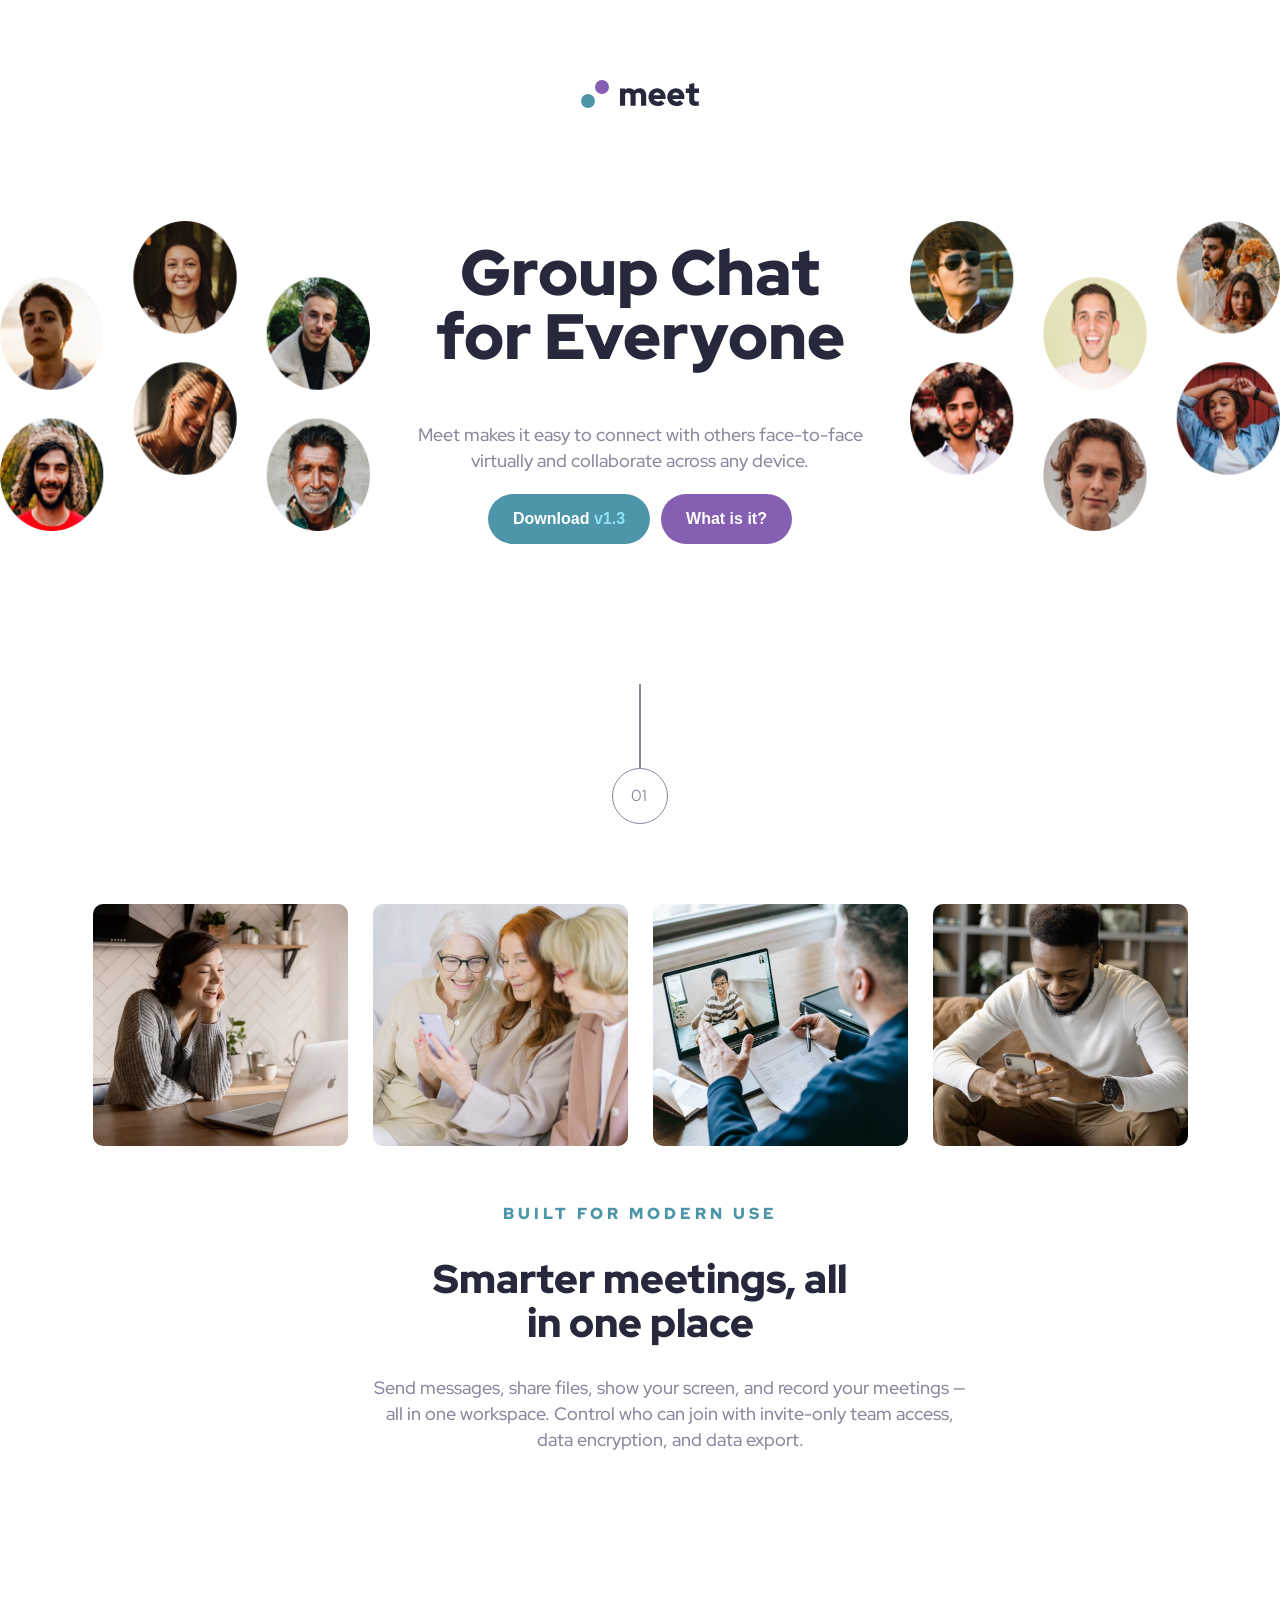
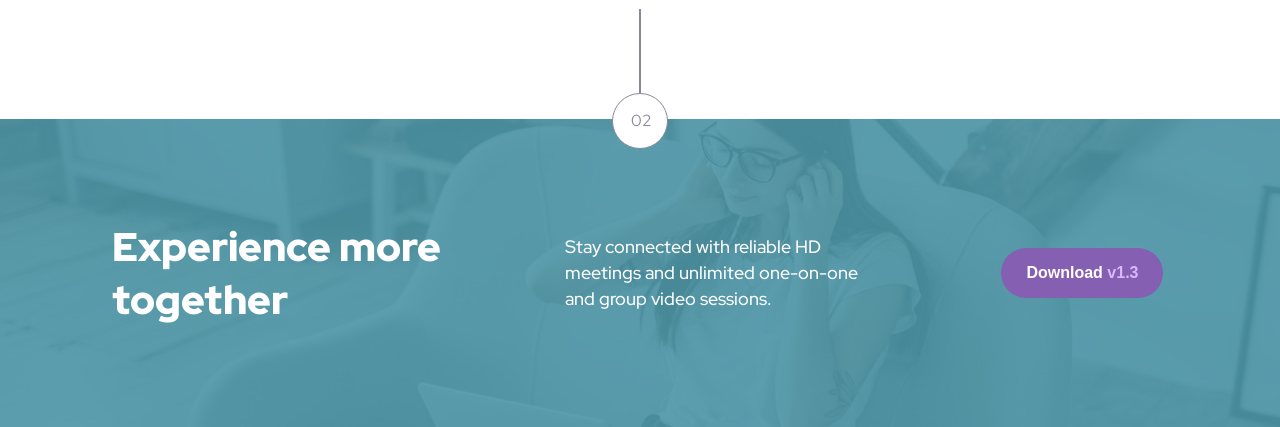
<file: index.html>
<!DOCTYPE html>
<html lang="en">
<head>
  <meta charset="UTF-8">
  <meta name="viewport" content="width=device-width, initial-scale=1.0">

  <link rel="icon" type="image/png" sizes="32x32" href="./assets/favicon-32x32.png">
  <link rel="stylesheet" href="./styles.css"></link>
  <link href='https://fonts.googleapis.com/css?family=Red Hat Display' rel='stylesheet'>  
  <title>Frontend Mentor | Meet landing page</title>
</head>
<body>
  <section class="header">
    <div class="logo">
      <img class="logo-img" src="./assets/logo.svg" alt="Logo"/>
    </div>
    <div class="hidden-img-container">
      <img class="hidden-img" src="./assets/tablet/image-hero.png" alt="image profiles">
    </div>
    <div class="flex">
      <div class="img-cover">
        <img class="img-hero-left img" src="./assets/desktop/image-hero-left.png" alt="image profiles left"/>
      </div>
      <div class="title">
        <h1>Group Chat for Everyone</h1>
        <p class="header-quote"> Meet makes it easy to connect with others face-to-face virtually and collaborate across any device.</p>
        <p class="button">
          <button class="button-hero-left" type="button">Download <span class="version">v1.3</span></button>
          <button class="button-hero-right" type="button">What is it?</button>
        </p>
      </div>
      <div class="img-cover">
        <img class="img-hero-right img" src="./assets/desktop/image-hero-right.png" alt="image profiles right"/>
      </div>
    </div>
  </section>

  <div class="circle">
    <div class="vertical"></div>
    <div class="inner-circle"><p class="circle-text">01</p></div>
  </div>

  <section class="gallary-container">
    <div class="img-item">
      <img class="img-gallary" src="./assets/desktop/image-woman-in-videocall.jpg" alt="image of a woman in video call"/>
    </div>
    <div class="img-item">
      <img class="img-gallary" src="./assets/desktop/image-women-videochatting.jpg" alt="image of a women in video chatting"/>
    </div>
    <div class="img-item">
      <img class="img-gallary" src="./assets/desktop/image-men-in-meeting.jpg" alt="image of a men in a meeting"/>
    </div>
    <div class="img-item">
      <img class="img-gallary" src="./assets/desktop/image-man-texting.jpg" alt="image of a man texting"/>
    </div>
  </section>

  <section class="last">
    <p class="last-quote">BUILT FOR MODERN USE</p>
    <h2 class="slogan">Smarter meetings, all in one place</h2>
    <p class="content">Send messages, share files, show your screen, and record your meetings — all in one workspace. Control who can join with invite-only team access, data encryption, and data export.</p>
  </section>

  <div class="circle circle-two">
    <div class="vertical"></div>
    <div class="inner-circle"><p class="circle-text">02</p></div>
  </div>

  <footer id="footer">
    <div class="footer-container">
      <p class="footer-title">Experience more together</p>
      <p class="footer-quote">Stay connected with reliable HD meetings and unlimited one-on-one and group video sessions.</p>
      <p>
        <button type="button" class="footer-button">Download <span class="footer-version">v1.3</span></button>
      </p>
    </div>
  </footer>
</body>
</html>
</file>
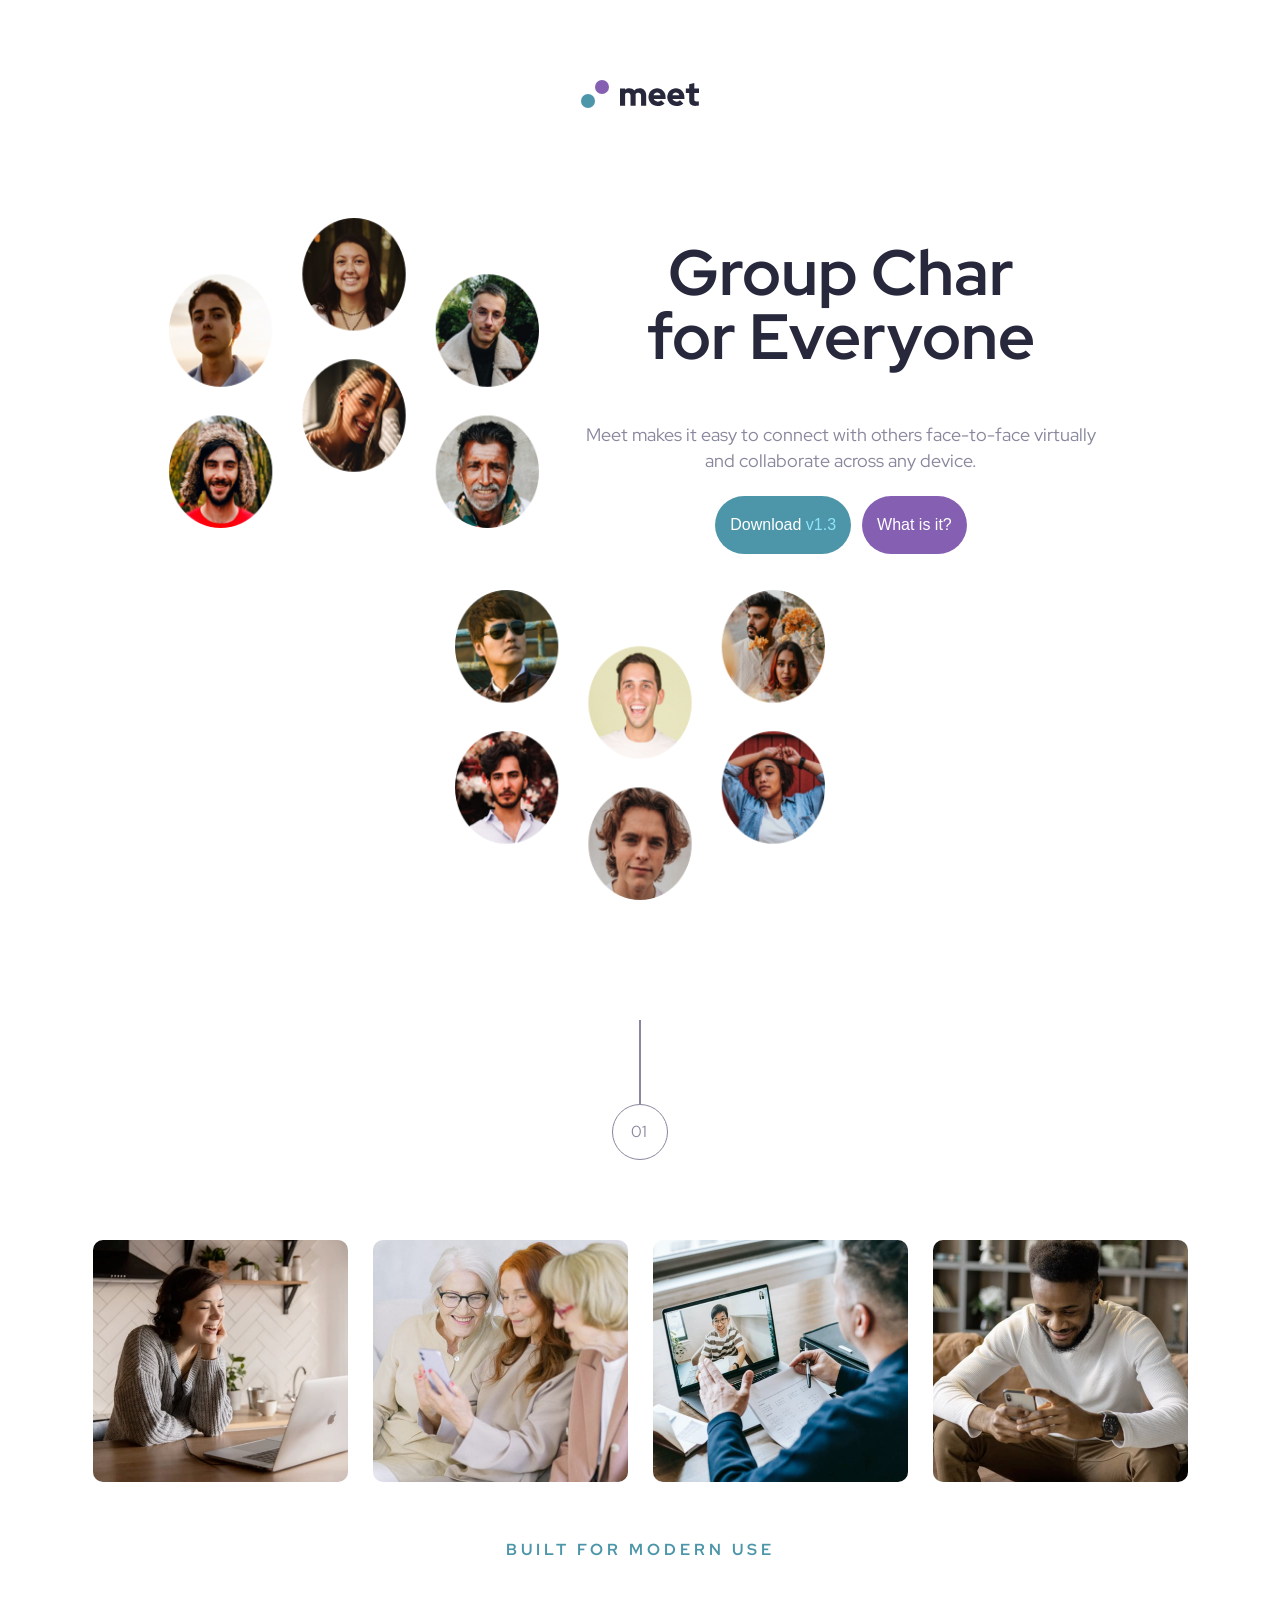
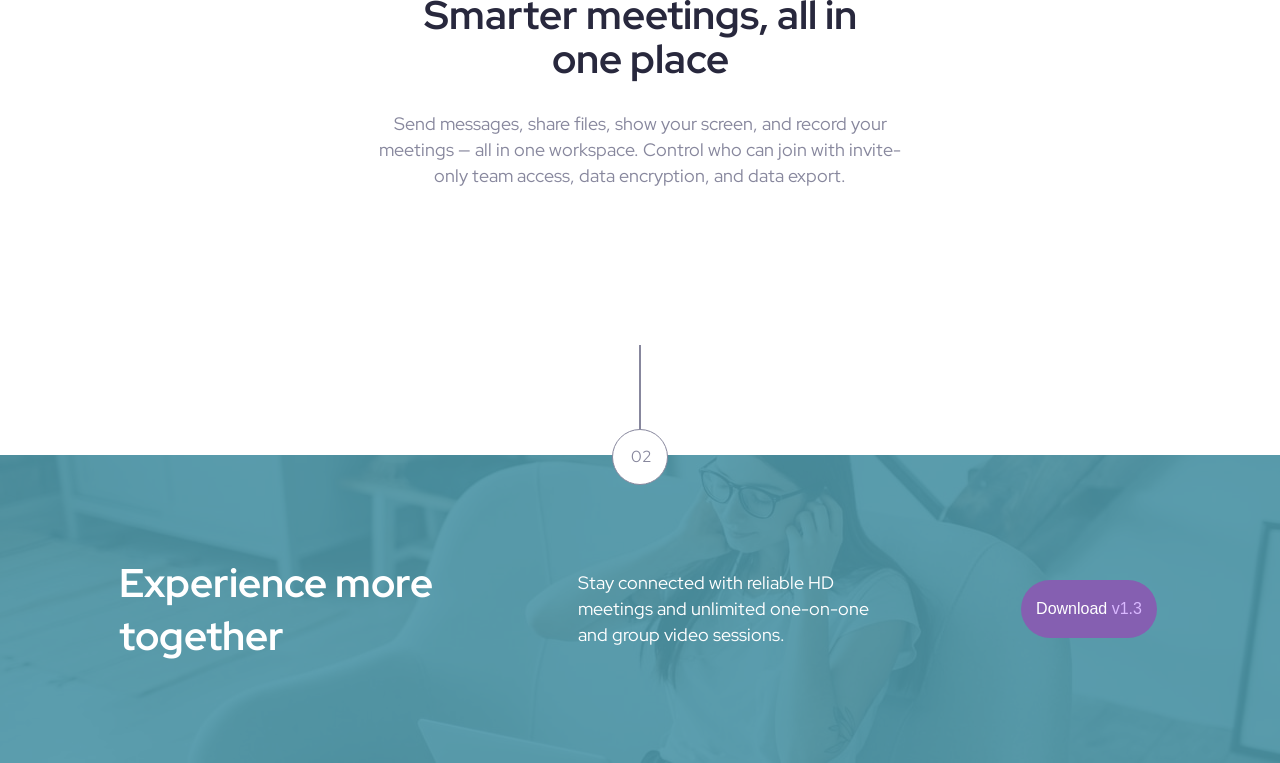
<file: meet-landing-page/starter-code/index.html>
<!DOCTYPE html>
<html lang="en">
<head>
  <meta charset="UTF-8">
  <meta name="viewport" content="width=device-width, initial-scale=1.0">

  <link rel="icon" type="image/png" sizes="32x32" href="./assets/favicon-32x32.png">
  <link rel="stylesheet" href="./styles.css"></link>
  <link href='https://fonts.googleapis.com/css?family=Red Hat Display' rel='stylesheet'>  
  <title>Frontend Mentor | Meet landing page</title>
</head>
<body>
  <section class="header">
    <div class="logo">
      <img class="logo-img" src="./assets/logo.svg" alt="Logo"/>
    </div>
    <div class="hidden-img-container">
      <img class="hidden-img" src="./assets/tablet/image-hero.png" alt="image profiles">
    </div>
    <div class="flex">
      <div class="img-cover">
        <img class="img-hero-left img" src="./assets/desktop/image-hero-left.png" alt="image profiles left"/>
      </div>
      <div class="title">
        <h1>Group Char <br>for Everyone</h1>
        <p class="header-quote"> Meet makes it easy to connect with others face-to-face virtually and collaborate across any device.</p>
        <div class="button">
          <button class="button-hero-left" type="button">Download <span class="version">v1.3</span></button>
          <button class="button-hero-right" type="button">What is it?</button>
        </div>
      </div>
      <div class="img-cover">
        <img class="img-hero-right img" src="./assets/desktop/image-hero-right.png" alt="image profiles right"/>
      </div>
    </div>
  </section>

  <div class="circle">
    <div class="vertical"></div>
    <div class="inner-circle"><p class="circle-text">01</p></div>
  </div>

  <section class="gallary-container">
    <div class="img-item">
      <img class="img-gallary" src="./assets/desktop/image-woman-in-videocall.jpg" alt="image of a woman in video call"/>
    </div>
    <div class="img-item">
      <img class="img-gallary" src="./assets/desktop/image-women-videochatting.jpg" alt="image of a women in video chatting"/>
    </div>
    <div class="img-item">
      <img class="img-gallary" src="./assets/desktop/image-men-in-meeting.jpg" alt="image of a men in a meeting"/>
    </div>
    <div class="img-item">
      <img class="img-gallary" src="./assets/desktop/image-man-texting.jpg" alt="image of a man texting"/>
    </div>
  </section>

  <section class="last">
    <p class="last-quote">BUILT FOR MODERN USE</p>
    <h2>Smarter meetings, all in one place</h2>
    <p class="content">Send messages, share files, show your screen, and record your meetings — all in one workspace. Control who can join with invite-only team access, data encryption, and data export.</p>
  </section>

  <div class="circle circle-two">
    <div class="vertical"></div>
    <div class="inner-circle"><p class="circle-text">02</p></div>
  </div>

  <footer id="footer">
    <div class="footer-container">
      <p class="footer-title">Experience more together</p>
      <p class="footer-quote">Stay connected with reliable HD meetings and unlimited one-on-one and group video sessions.</p>
      <div>
        <button type="button" class="footer-button">Download <span class="footer-version">v1.3</span></button>
      </div>
    </div>
  </footer>
</body>
</html>
</file>
<file: styles.css>
*{
    box-sizing: border-box;
}
body {
    margin: 0;
    font-family: 'Red Hat Display';
}
.logo {
    width: 119px;
    height: 28px;
    margin: 80px auto;
}
.hidden-img {
    display: none;
}
.flex {
    display: flex;
    flex-wrap: inherit;
    justify-content: space-between;
    align-items: center;
}

.img-cover {
    width: 370px;
    height: 310px;
}
.img {
    width: 100%;
    height: 100%;
}
.title {
    width: 540px;
    text-align: center;
}
h1 {
    font-size: 64px;
    line-height: 64px;
    font-weight: 900;
    color: #28283D;
    width: 445px;
    margin-left: auto;
    margin-right: auto;
}

.header-quote {
    font-size: 18px;
    color: #87879D;
    line-height: 26px;
    font-weight: 500;
    width: 540px;
    max-width: 90%;
    margin: auto;
    text-align: center;
}
button {
    font-size: 16px;
    line-height: 26px;
    border: none;
    border-radius: 25px;
    color: #ffffff;
    margin: 4px;
    height: 50px;
    text-align: center;
    vertical-align: top;
    padding: 0 25px 0 25px;
    font-weight: bold;
}
.button-hero-left{
    background-color: #4D96A9;
}
.button-hero-right, .footer-button {
    background-color: #855FB1;
}
button:hover {
    cursor: pointer;
}
.button-hero-left:hover {
    background-color: #71C0D4;
}
.button-hero-right:hover, .footer-button:hover {
    background-color: #B18BDD;
}
.version {
    color: #8FE3F9
}
.footer-version {
    color: #D9B8FF
}
.circle {
    margin: 120px auto 80px auto;
}

.inner-circle {
    width: 56px;
    height: 56px;
    border: 1px solid #87879D;
    border-radius: 10000px;
    margin: auto;
    background-color: #ffffff;
}
.vertical {
    height: 84px;
    border: 1px solid #87879D;
    margin: auto;
    background-color: #87879D;
    width: 1px;
}
.circle-text {
    font-size: 16px;
    color: #87879D;
    width: 18px;
    line-height: 26px;
    margin: 25% auto;
}
.gallary-container {
    display: flex;
    justify-content: center;
    gap: 25px;
    align-items: center;
}
.img-gallary {
    width: 100%;
    height: 242px;
    border-radius: 10px;
}
.last {
    width: 540px;
    height: 288px;
    margin: 50px auto;
}
.last-quote {
    font-size: 16px;
    line-height: 26px;
    letter-spacing: 4px;
    color: #4D96A9;
    text-align: center;
    font-weight: 900;
    margin-top: 0;
}
h2 {
    width: 445px;
    font-size: 40px;
    line-height: 44px;
    font-weight: 900;
    color: #28283D;
    text-align: center;
    margin: 30px auto;
}
.content {
    width: 600px;
    font-size: 18px;
    line-height: 26px;
    font-weight: 500;
    color: #87879D;
    text-align: center;
    margin-bottom: 0;
}
.circle-two {
    position: relative;
    margin-bottom: -30px;
    z-index: 1;
}
#footer {
    background-image: url("./assets/desktop/image-footer.jpg");
    height: 308px;
}
.footer-container {
    display: flex;
    flex-wrap: wrap;
    justify-content: space-evenly;
    align-items: center;
    height: 308px;
    background-color: hsl(192, 37%, 48%, 0.9);
    margin-bottom: 0;
}
.footer-title {
    width: 340px;
    font-size: 40px;
    text-align: left;
    font-weight: 900;
    color: #ffffff;
}
.footer-quote {
    width: 320px;
    font-size: 18px;
    font-weight: 500;
    line-height: 26px;
    vertical-align: top;
    color: #ffffff;
    text-align: left;
}
@media (min-width: 1200px){

}
@media (min-width: 767px) and (max-width: 1199px){
    #footer {
        background-image: url(./assets/tablet/image-footer.jpg);
        background-repeat: no-repeat;
        background-size: cover;
    }
    .flex {
        justify-content: center;
        flex-direction: wrap;
    }

    .hidden-img{
        display: block;
        width: 100%;
        max-width: 100%;
        margin-bottom: 40px;
    }
    .img-cover {
        display: none;
    }
    .flex , h1, .header-quote{
        width: 100%;
        max-width: 100%;
    }
    h1 {
        width: 80%;
    }
    .header-quote {
        width: 90%;
        margin: auto;
        margin-bottom: 50px;
    }
    .gallary-container {
        flex-wrap: inherit;
    }
    .img-gallary {
        width: 164px;
        height: 156px;
        width: 100%;
    }
    .last, .last-quote, h2 {
        max-width: 100%;
    }
    .content {
        max-width: 100%;
        width: 100%;
    }
    .footer-container {
        flex-direction: column;
        justify-content: center;
    }
    #footer, .footer-container {
        height: 500px;
    }

    .footer-button, .footer-title, .footer-quote {
        text-align: center;
        max-width: 100%;
    }
    .footer-quote {
        width: 75%;
        margin-top: 0;
    }
}
@media  (max-width: 767px){
    .hidden-img{
        display: block;
        width: 100%;
        max-width: 100%;
        margin-bottom: 40px;
    }
    .flex {
        justify-content: center;
        flex-direction: wrap;
    }
    .img-cover {
        display: none;
    }
    h1 {
        width: 80%;
        font-size: 50px;
        max-width: 100%;;
    }
    .flex{
        width: 100%;
        max-width: 100%;
    }
    .header-quote {
        max-width: 100%;
        width: 90%;
        margin: auto;
        margin-bottom: 50px;
    }
    .gallary-container {
        flex-wrap: wrap;
    }
    .img-gallary {
        width: 151px;
        height: 143px;    
    }
    .last-quote, h2 {
        max-width: 100%;
    }
    .content {
        max-width: 95%;
        width: 100%;
        margin: auto;
    }
    .footer-container {
        flex-direction: column;
        justify-content: center;
    }
    .button {
        display: flex;
        justify-content: center;
        flex-direction: column;
        align-items: center;
        gap: 15px;
    }
    .last {
        max-width: 90%;
    }
    #footer, .footer-container {
        height: 500px;
    }

    .footer-button, .footer-title, .footer-quote {
        text-align: center;
        max-width: 100%;
    }
    .footer-quote {
        width: 75%;
        margin-top: 0;
    }

    #footer {
        background-image: url(./assets/mobile/image-footer.jpg);
        background-size: cover;
    }
}
@media (max-width: 375px){
    .circle-two {
        margin-top: 50%;
    }
}
</file>
<file: meet-landing-page/starter-code/styles.css>
*{
    box-sizing: border-box;
}
body {
    margin: 0;
    font-family: 'Red Hat Display';
}
.logo {
    width: 119px;
    height: 28px;
    margin: 80px auto;
}
.hidden-img {
    display: none;
}
.flex {
    display: flex;
    justify-content: center;
    flex-wrap: wrap;
    align-items: center;
    gap: 32px;
}
.img-cover {
    width: 370px;
    height: 310px;
}
.img {
    width: 100%;
    height: 100%;
}
.title {
    width: 540px;
    text-align: center;
}
h1 {
    font-size: 64px;
    line-height: 64px;
    color: #28283D;
    width: 445px;
    margin-left: auto;
    margin-right: auto;
    font-weight: bold;
}
.header-quote {
    font-size: 18px;
    color: #87879D;
    line-height: 26px;
    width: 540px;
    text-align: center;
}
button {
    border: none;
    border-radius: 30px;
    color: #ffffff;
    padding: 15px;
    margin: 4px;
    width: 193;
    height: 58px;
    font-size: 16px;
    line-height: 26px;
    text-align: left;
    vertical-align: top;
}
.button-hero-left{
    background-color: #4D96A9;
}
.button-hero-right, .footer-button {
    background-color: #855FB1;
}
button:hover {
    cursor: pointer;
}
.button-hero-left:hover {
    background-color: #71C0D4;
}
.button-hero-right:hover, .footer-button:hover {
    background-color: #B18BDD;
}
.version {
    color: #8FE3F9
}
.footer-version {
    color: #D9B8FF
}
.circle {
    margin: 120px auto 80px auto;
}

.inner-circle {
    width: 56px;
    height: 56px;
    border: 1px solid #87879D;
    border-radius: 10000px;
    margin: auto;
    background-color: #ffffff;
}
.vertical {
    height: 84px;
    border: 1px solid #87879D;
    margin: auto;
    background-color: #87879D;
    width: 1px;
}
.circle-text {
    font-size: 16px;
    color: #87879D;
    width: 18px;
    line-height: 26px;
    margin: 25% auto;
}
.gallary-container {
    display: flex;
    flex-wrap: wrap;
    justify-content: center;
    gap: 25px;
    align-items: center;
}
.img-gallary {
    width: 100%;
    height: 242px;
    border-radius: 10px;
}
.last {
    width: 540px;
    height: 288px;
    margin: 50px auto;
}
.last-quote {
    font-size: 16px;
    line-height: 26px;
    letter-spacing: 4px;
    color: #4D96A9;
    text-align: center;
    font-weight: bold;
    margin-top: 0;
}
h2 {
    width: 445px;
    font-size: 40px;
    line-height: 44px;
    font-weight: bold;
    color: #28283D;
    text-align: center;
    margin: 30px auto;
}
.content {
    width: 540px;
    font-size: 18px;
    line-height: 26px;
    color: #87879D;
    text-align: center;
    margin-bottom: 0;
}
.circle-two {
    position: relative;
    margin-bottom: -30px;
    z-index: 99999;
}
#footer {
    background-image: url("./assets/desktop/image-footer.jpg");
    height: 308px;
}
.footer-container {
    display: flex;
    flex-wrap: wrap;
    justify-content: space-evenly;
    align-items: center;
    height: 308px;
    background-color: hsl(192, 37%, 48%, 0.9);
    margin-bottom: 0;
}
.footer-title {
    width: 340px;
    font-size: 40px;
    text-align: left;
    font-weight: bold;
    color: #ffffff;
}
.footer-quote {
    width: 320px;
    font-size: 18px;
    line-height: 26px;
    vertical-align: top;
    color: #ffffff;
    text-align: left;
}
@media (max-width: 768px) {
    #footer {
        background-image: url(./assets/tablet/image-footer.jpg);
    }

    .hidden-img{
        display: block;
        max-width: 100%;
        margin-bottom: 50px;
    }
    .img-cover {
        display: none;
    }
    .flex , h1, .header-quote{
        width: 100%;
        max-width: 100%;
    }
    .img-gallary {
        width: 151px;
        height: 143px;
    }
    .last, .last-quote, h2 {
        max-width: 100%;
    }
    .content {
        max-width: 100%;
        width: 100%;
    }
    .footer-container {
        flex-direction: column;
    }
    #footer, .footer-container {
        height: auto;
    }
    .footer-button, .footer-title, .footer-quote {
        max-width: 100%;
        text-align: center;
    }

}
</file>
